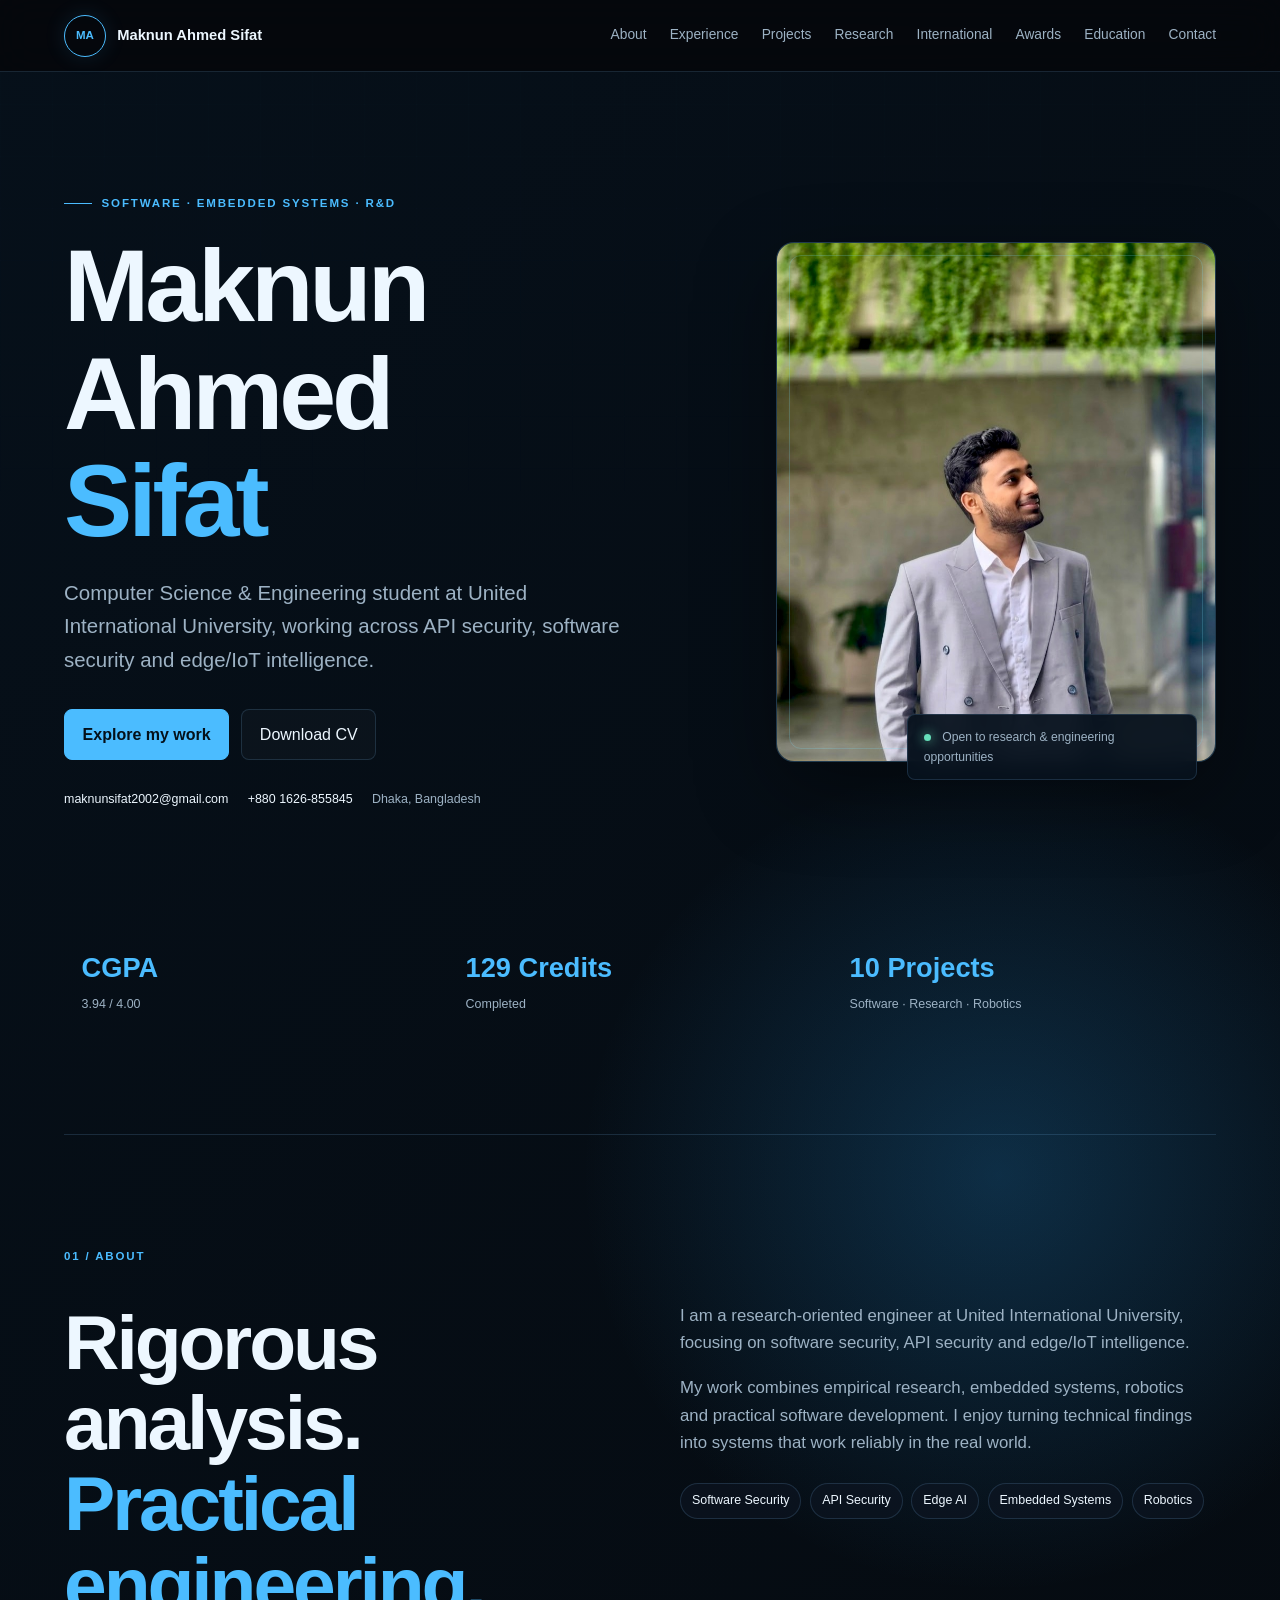
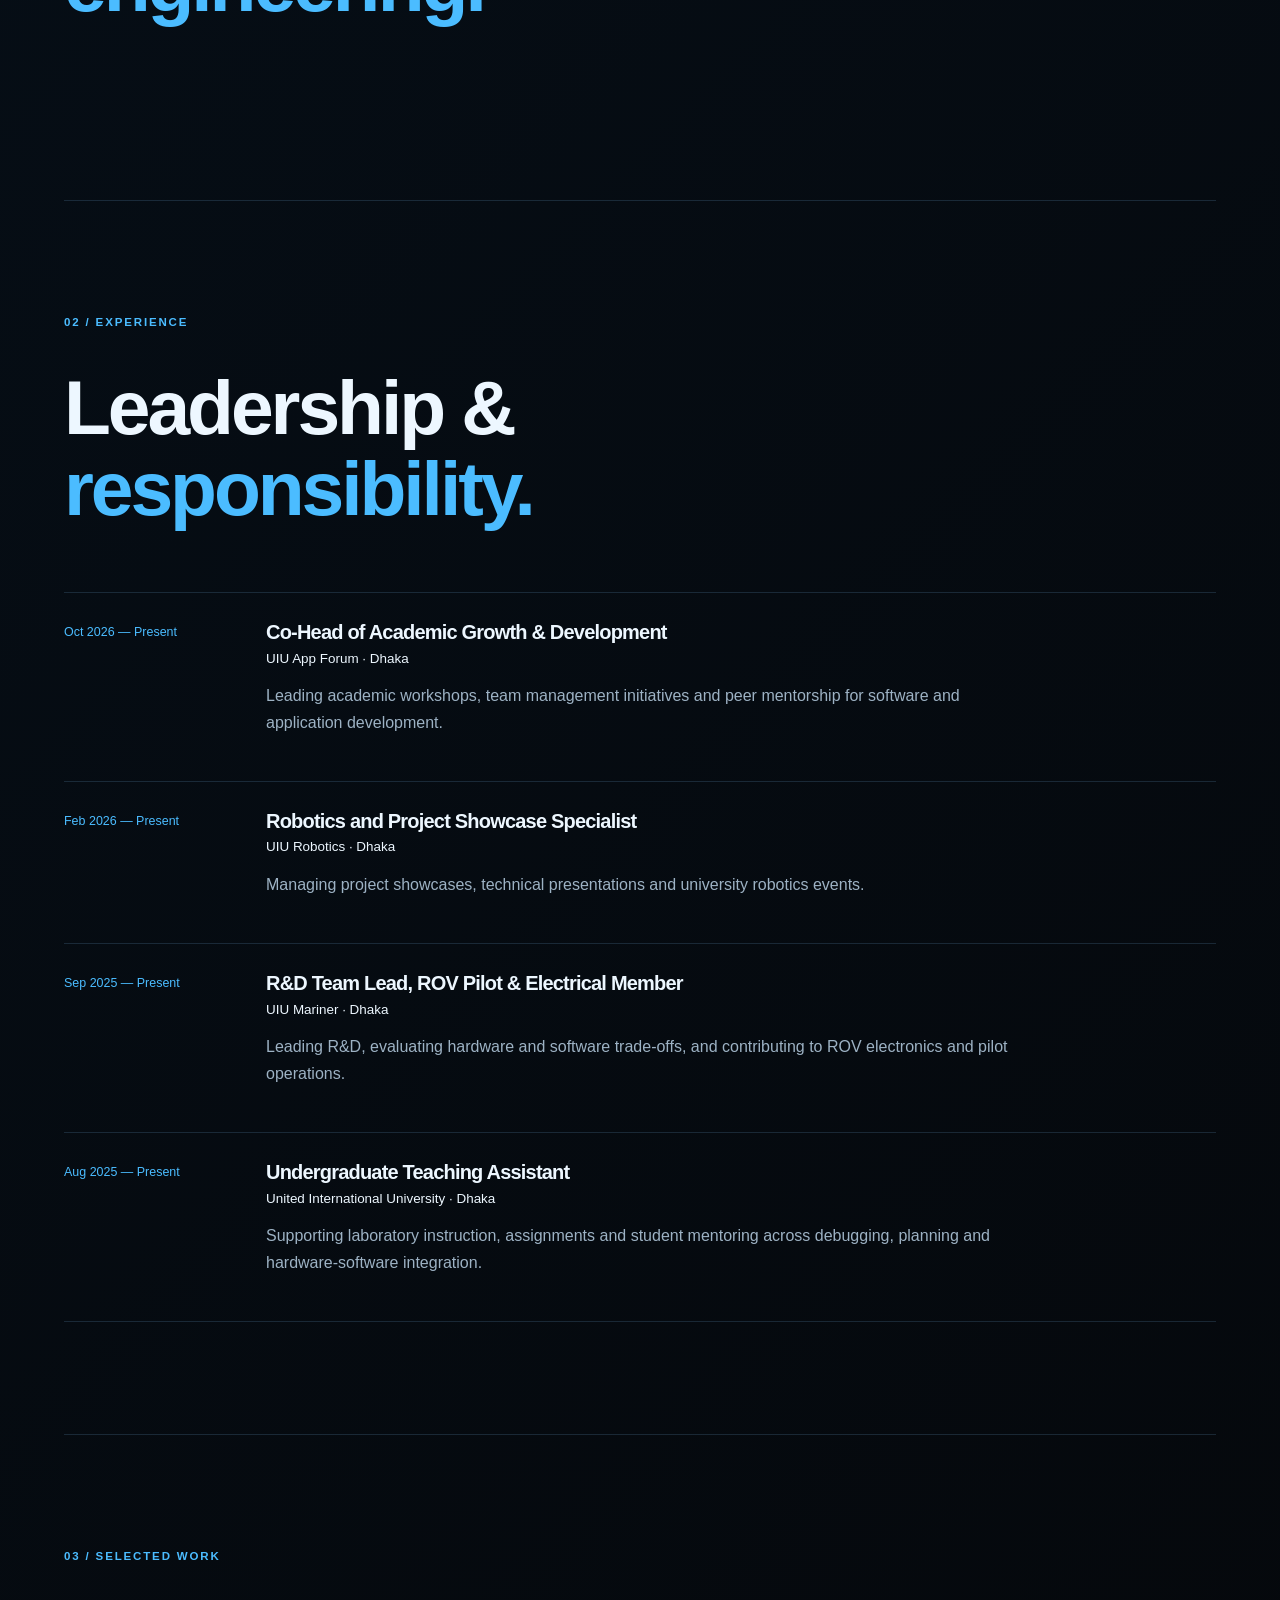
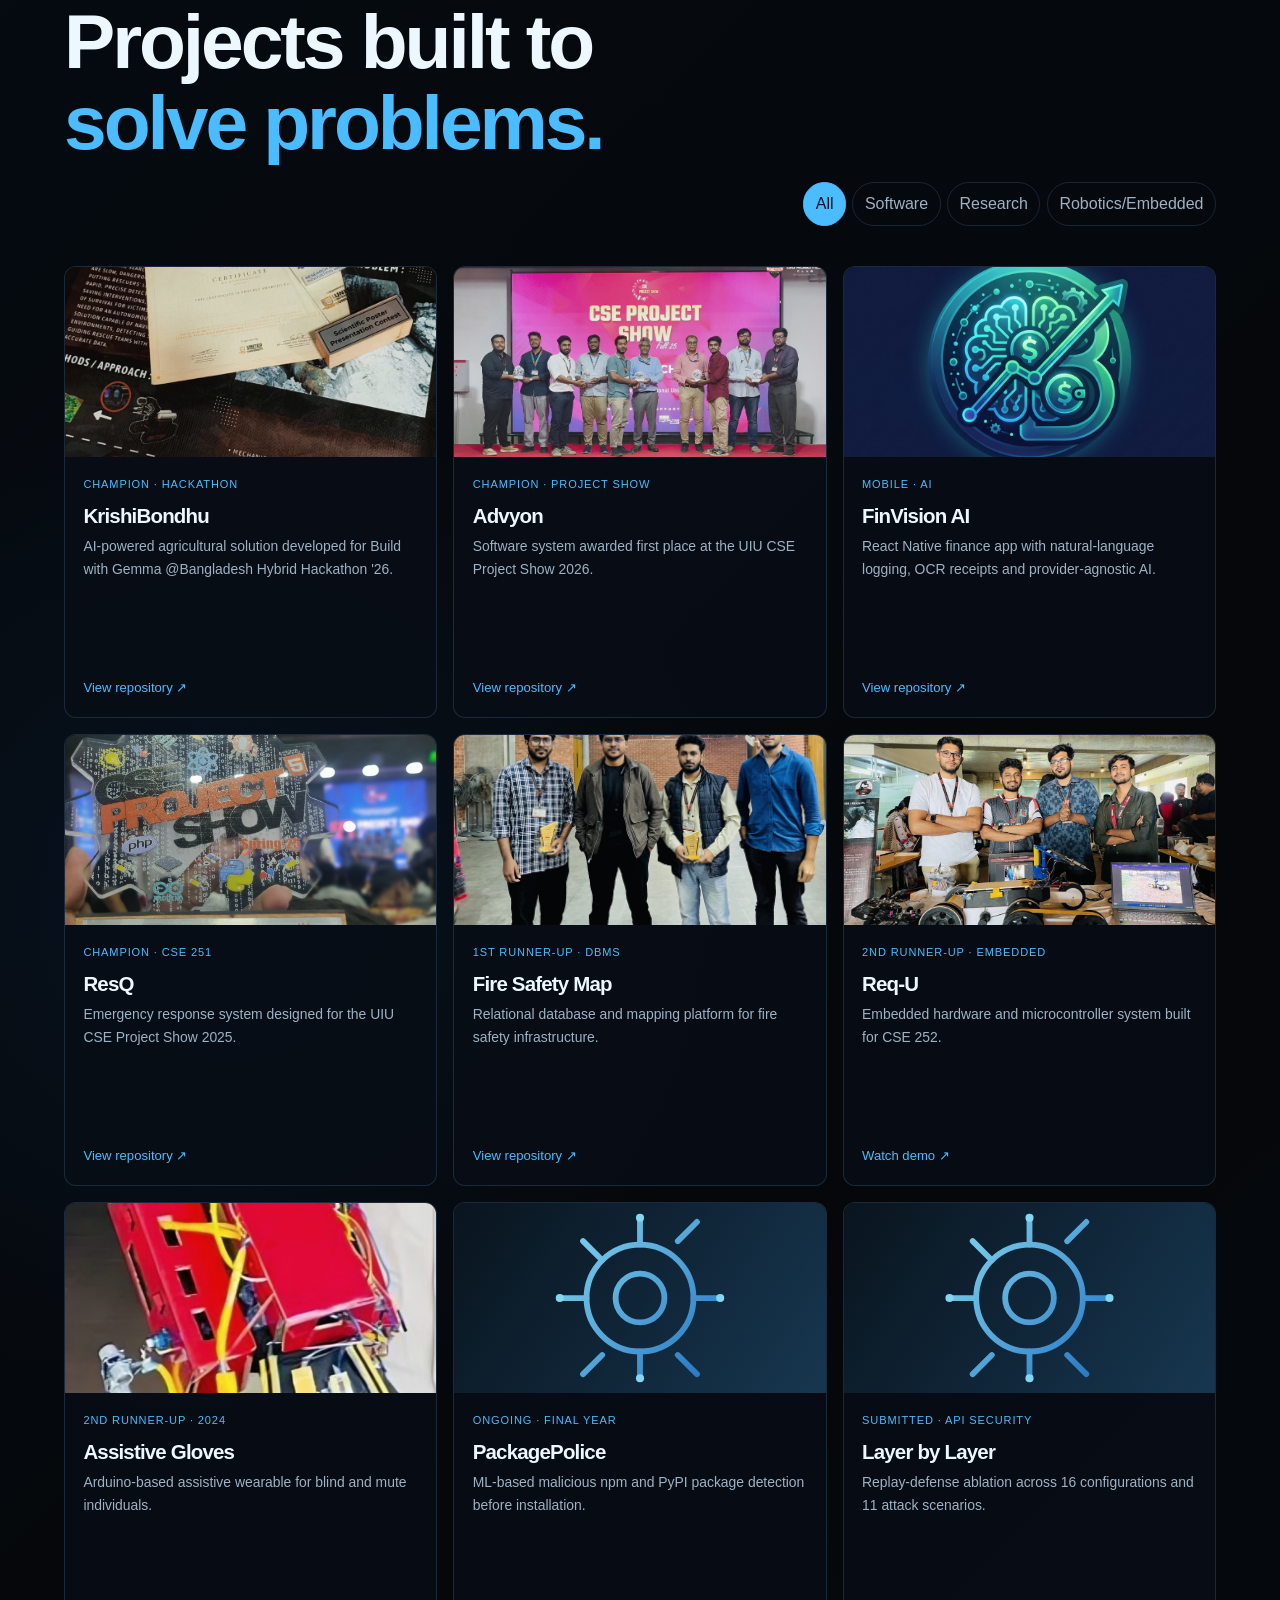
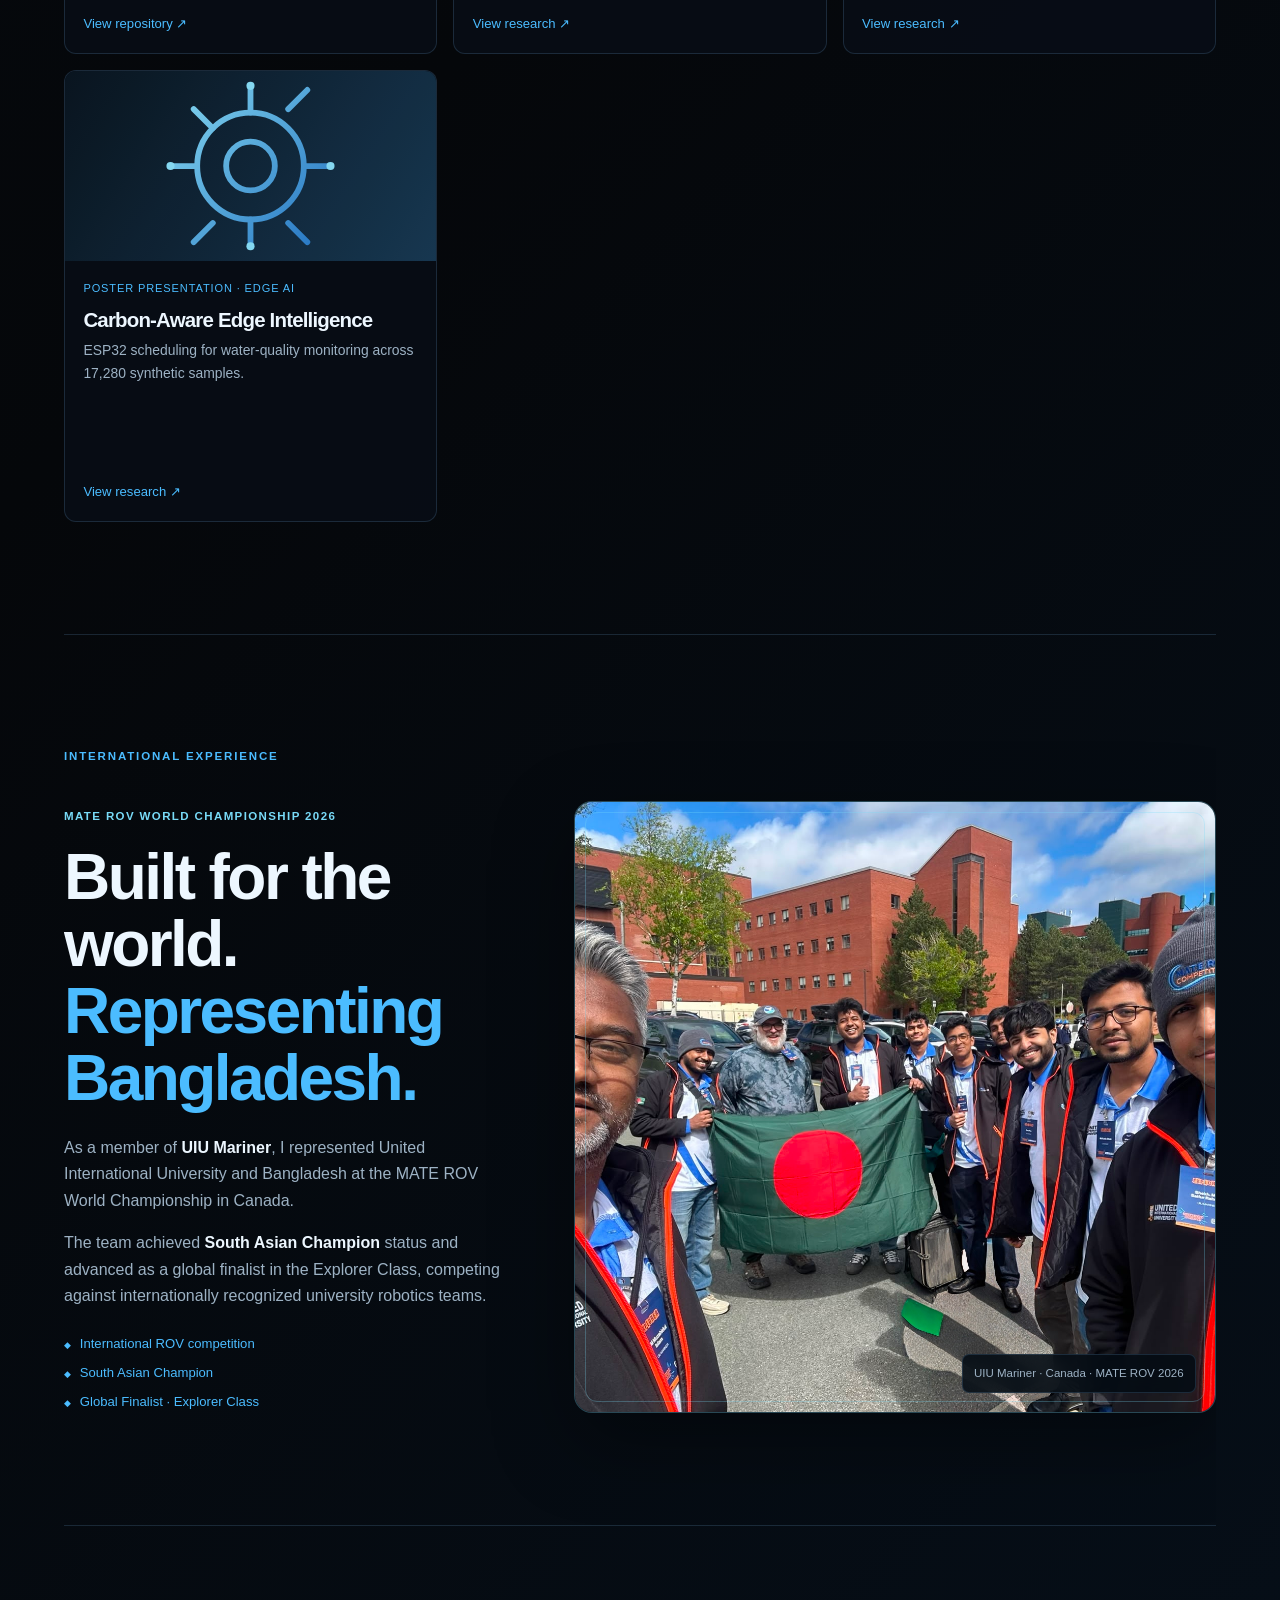
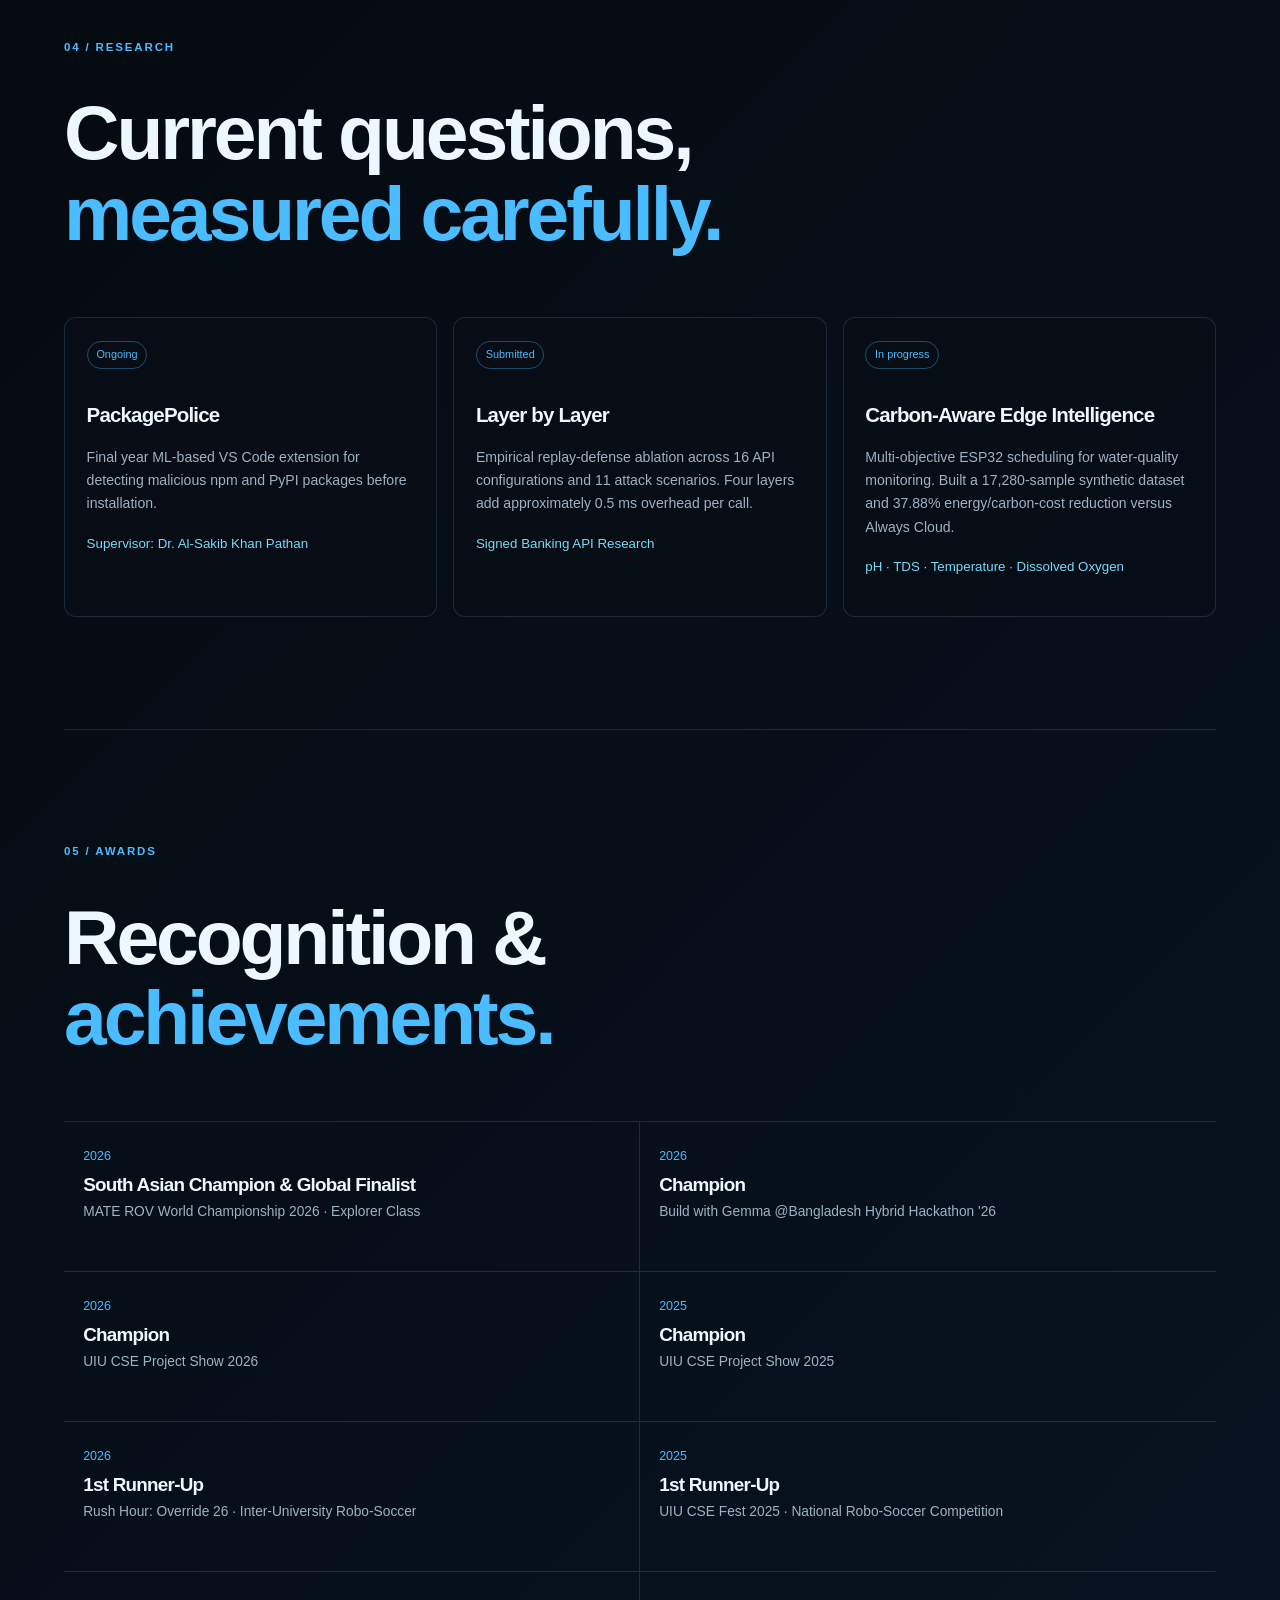
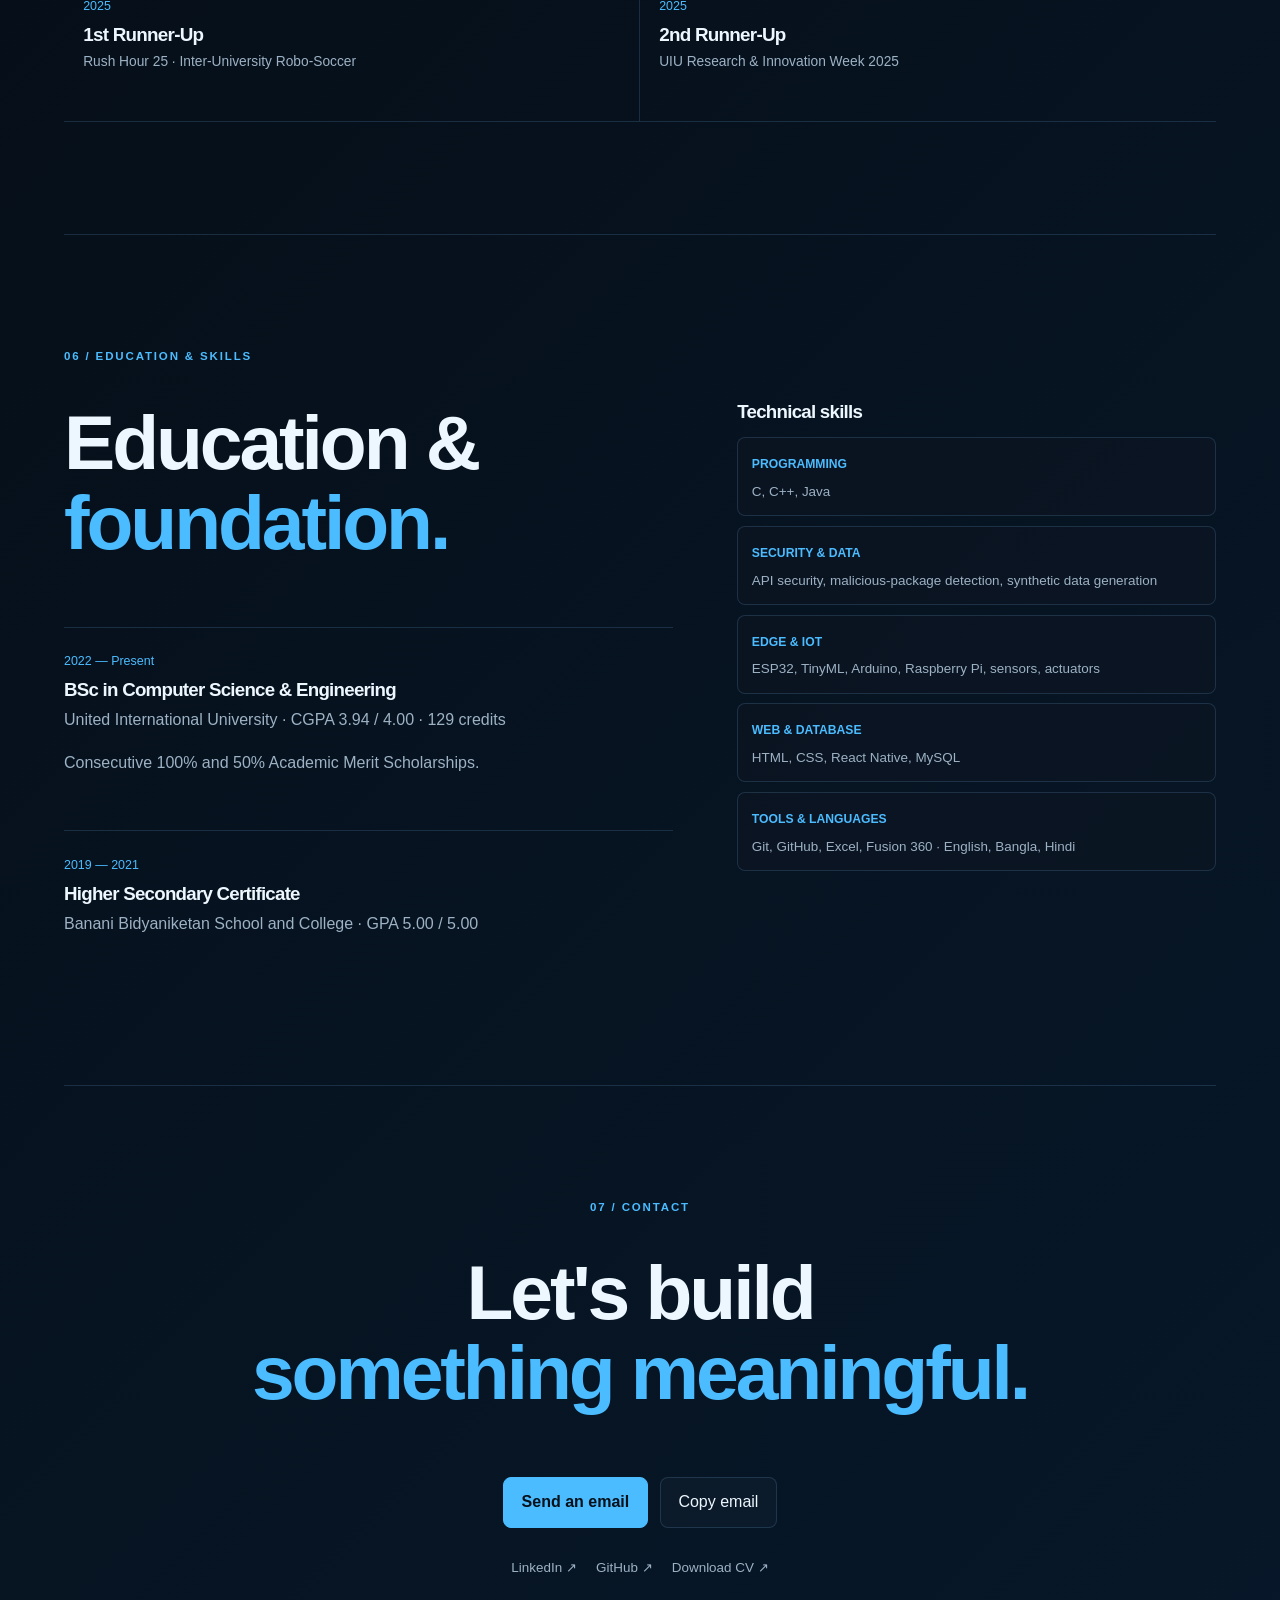
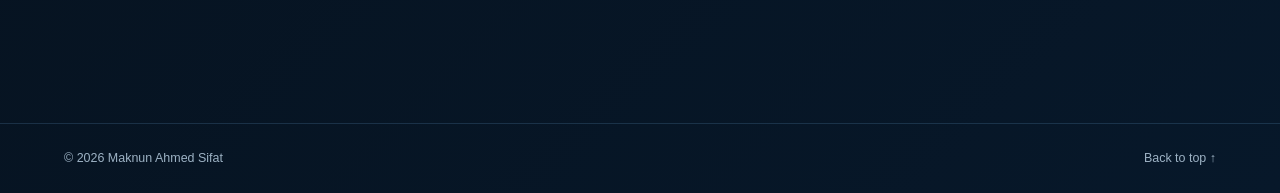
<file: index.html>
<!doctype html>
<html lang="en">
<head>
  <meta charset="utf-8">
  <meta name="viewport" content="width=device-width, initial-scale=1">
  <meta name="description" content="Maknun Ahmed Sifat - Software, Embedded Systems and R&D portfolio">
  <title>Maknun Ahmed Sifat | Portfolio</title>
  <link rel="stylesheet" href="css/style.css?v=2">
</head>
<body>
  <div class="cursor-grid" aria-hidden="true"></div>
  <header class="site-header">
    <a class="brand" href="#top" aria-label="Home">
      <span>MA</span>
      <strong>Maknun Ahmed Sifat</strong>
    </a>
    <button class="menu-button" type="button" aria-label="Toggle navigation" aria-expanded="false">Menu</button>
    <nav class="nav" aria-label="Primary navigation">
      <a href="#about">About</a>
      <a href="#experience">Experience</a>
      <a href="#projects">Projects</a>
      <a href="#research">Research</a>
      <a href="#international">International</a>
      <a href="#awards">Awards</a>
      <a href="#education">Education</a>
      <a href="#contact">Contact</a>
    </nav>
  </header>

  <main id="top">
    <section class="hero" aria-labelledby="hero-title">
      <div class="hero-copy reveal">
        <p class="eyebrow"><span></span> Software · Embedded Systems · R&amp;D</p>
        <h1 id="hero-title">Maknun Ahmed<br><em>Sifat</em></h1>
        <p class="hero-lede">Computer Science &amp; Engineering student at United International University, working across API security, software security and edge/IoT intelligence.</p>
        <div class="hero-actions">
          <a class="button button-primary" href="#projects">Explore my work</a>
          <a class="button button-secondary" href="../../assets/R_D_CV.pdf" download>Download CV</a>
        </div>
        <div class="contact-strip">
          <a href="mailto:maknunsifat2002@gmail.com">maknunsifat2002@gmail.com</a>
          <a href="tel:+8801626855845">+880 1626-855845</a>
          <span>Dhaka, Bangladesh</span>
        </div>
      </div>
      <div class="hero-visual reveal" aria-label="Portrait of Maknun Ahmed Sifat">
        <div class="portrait-frame">
          <img src="../../resources/profile.jpg" alt="Maknun Ahmed Sifat">
        </div>
        <div class="availability"><span></span> Open to research &amp; engineering opportunities</div>
      </div>
    </section>

    <section class="stats reveal" aria-label="Profile summary">
      <article><strong>CGPA</strong><span>3.94 / 4.00</span></article>
      <article><strong>129 Credits</strong><span>Completed</span></article>
      <article><strong>10 Projects</strong><span>Software · Research · Robotics</span></article>
    </section>

    <section id="about" class="section reveal">
      <p class="section-label">01 / About</p>
      <div class="about-grid">
        <h2>Rigorous analysis.<br><em>Practical engineering.</em></h2>
        <div class="about-copy">
          <p>I am a research-oriented engineer at United International University, focusing on software security, API security and edge/IoT intelligence.</p>
          <p>My work combines empirical research, embedded systems, robotics and practical software development. I enjoy turning technical findings into systems that work reliably in the real world.</p>
          <div class="chips">
            <span>Software Security</span><span>API Security</span><span>Edge AI</span><span>Embedded Systems</span><span>Robotics</span>
          </div>
        </div>
      </div>
    </section>

    <section id="experience" class="section reveal">
      <p class="section-label">02 / Experience</p>
      <h2>Leadership &amp;<br><em>responsibility.</em></h2>
      <div class="timeline">
        <article>
          <span class="date">Oct 2026 — Present</span>
          <div><h3>Co-Head of Academic Growth &amp; Development</h3><p class="org">UIU App Forum · Dhaka</p><p>Leading academic workshops, team management initiatives and peer mentorship for software and application development.</p></div>
        </article>
        <article>
          <span class="date">Feb 2026 — Present</span>
          <div><h3>Robotics and Project Showcase Specialist</h3><p class="org">UIU Robotics · Dhaka</p><p>Managing project showcases, technical presentations and university robotics events.</p></div>
        </article>
        <article>
          <span class="date">Sep 2025 — Present</span>
          <div><h3>R&amp;D Team Lead, ROV Pilot &amp; Electrical Member</h3><p class="org">UIU Mariner · Dhaka</p><p>Leading R&amp;D, evaluating hardware and software trade-offs, and contributing to ROV electronics and pilot operations.</p></div>
        </article>
        <article>
          <span class="date">Aug 2025 — Present</span>
          <div><h3>Undergraduate Teaching Assistant</h3><p class="org">United International University · Dhaka</p><p>Supporting laboratory instruction, assignments and student mentoring across debugging, planning and hardware-software integration.</p></div>
        </article>
      </div>
    </section>

    <section id="projects" class="section reveal">
      <p class="section-label">03 / Selected work</p>
      <div class="section-heading-row">
        <h2>Projects built to<br><em>solve problems.</em></h2>
        <div class="filters" aria-label="Project filters">
          <button class="filter active" data-filter="all" type="button">All</button>
          <button class="filter" data-filter="software" type="button">Software</button>
          <button class="filter" data-filter="research" type="button">Research</button>
          <button class="filter" data-filter="robotics" type="button">Robotics/Embedded</button>
        </div>
      </div>
      <div class="project-grid">
        <article class="project-card" data-category="software">
          <img src="../../resources/poster.jpg" alt="KrishiBondhu" loading="lazy">
          <div class="project-body"><span class="project-tag">Champion · Hackathon</span><h3>KrishiBondhu</h3><p>AI-powered agricultural solution developed for Build with Gemma @Bangladesh Hybrid Hackathon '26.</p><a href="https://github.com/SiFAT-07/GemmaAI-Comp" target="_blank" rel="noopener noreferrer">View repository ↗</a></div>
        </article>
        <article class="project-card" data-category="software">
          <img src="../../resources/advyon.jpg" alt="Advyon" loading="lazy">
          <div class="project-body"><span class="project-tag">Champion · Project Show</span><h3>Advyon</h3><p>Software system awarded first place at the UIU CSE Project Show 2026.</p><a href="https://github.com/SiFAT-07/advyon-client" target="_blank" rel="noopener noreferrer">View repository ↗</a></div>
        </article>
        <article class="project-card" data-category="software">
          <img src="../../resources/FinvisionAi.jpg" alt="FinVision AI" loading="lazy">
          <div class="project-body"><span class="project-tag">Mobile · AI</span><h3>FinVision AI</h3><p>React Native finance app with natural-language logging, OCR receipts and provider-agnostic AI.</p><a href="https://github.com/Team-Anton/Finvision-3.0" target="_blank" rel="noopener noreferrer">View repository ↗</a></div>
        </article>
        <article class="project-card" data-category="software">
          <img src="../../resources/resq.jpg" alt="ResQ" loading="lazy">
          <div class="project-body"><span class="project-tag">Champion · CSE 251</span><h3>ResQ</h3><p>Emergency response system designed for the UIU CSE Project Show 2025.</p><a href="https://github.com/SiFAT-07/ResQ" target="_blank" rel="noopener noreferrer">View repository ↗</a></div>
        </article>
        <article class="project-card" data-category="software">
          <img src="../../resources/dbms.jpg" alt="Fire Safety Map" loading="lazy">
          <div class="project-body"><span class="project-tag">1st Runner-Up · DBMS</span><h3>Fire Safety Map</h3><p>Relational database and mapping platform for fire safety infrastructure.</p><a href="https://github.com/SiFAT-07/Fire_Project" target="_blank" rel="noopener noreferrer">View repository ↗</a></div>
        </article>
        <article class="project-card" data-category="robotics">
          <img src="../../resources/micro.jpg" alt="Req-U" loading="lazy">
          <div class="project-body"><span class="project-tag">2nd Runner-Up · Embedded</span><h3>Req-U</h3><p>Embedded hardware and microcontroller system built for CSE 252.</p><a href="https://youtu.be/ALNjF5psijo" target="_blank" rel="noopener noreferrer">Watch demo ↗</a></div>
        </article>
        <article class="project-card" data-category="robotics">
          <img src="../../resources/Electronics.jpg" alt="Assistive Gloves" loading="lazy">
          <div class="project-body"><span class="project-tag">2nd Runner-Up · 2024</span><h3>Assistive Gloves</h3><p>Arduino-based assistive wearable for blind and mute individuals.</p><a href="https://github.com/SiFAT-07/Assistive-Gloves-For-Blind-And-Mute-Arduino-Project-" target="_blank" rel="noopener noreferrer">View repository ↗</a></div>
        </article>
        <article class="project-card" data-category="research">
          <img src="../../assets/images/research-placeholder.svg" alt="PackagePolice research" loading="lazy">
          <div class="project-body"><span class="project-tag">Ongoing · Final Year</span><h3>PackagePolice</h3><p>ML-based malicious npm and PyPI package detection before installation.</p><a href="#research">View research ↗</a></div>
        </article>
        <article class="project-card" data-category="research">
          <img src="../../assets/images/research-placeholder.svg" alt="Layer by Layer research" loading="lazy">
          <div class="project-body"><span class="project-tag">Submitted · API Security</span><h3>Layer by Layer</h3><p>Replay-defense ablation across 16 configurations and 11 attack scenarios.</p><a href="#research">View research ↗</a></div>
        </article>
        <article class="project-card" data-category="research">
          <img src="../../assets/images/research-placeholder.svg" alt="Carbon-Aware Edge Intelligence research" loading="lazy">
          <div class="project-body"><span class="project-tag">Poster presentation · Edge AI</span><h3>Carbon-Aware Edge Intelligence</h3><p>ESP32 scheduling for water-quality monitoring across 17,280 synthetic samples.</p><a href="#research">View research ↗</a></div>
        </article>
      </div>
    </section>

    <section id="international" class="section international-feature reveal">
      <p class="section-label">International experience</p>
      <div class="international-grid">
        <div class="international-copy">
          <span class="international-kicker">MATE ROV World Championship 2026</span>
          <h2>Built for the world.<br><em>Representing Bangladesh.</em></h2>
          <p>As a member of <strong>UIU Mariner</strong>, I represented United International University and Bangladesh at the MATE ROV World Championship in Canada.</p>
          <p>The team achieved <strong>South Asian Champion</strong> status and advanced as a global finalist in the Explorer Class, competing against internationally recognized university robotics teams.</p>
          <ul>
            <li>International ROV competition</li>
            <li>South Asian Champion</li>
            <li>Global Finalist · Explorer Class</li>
          </ul>
        </div>
        <figure class="international-frame">
          <img src="../../resources/Canada.jpg" alt="UIU Mariner team representing Bangladesh at MATE ROV World Championship 2026 in Canada" loading="lazy">
          <figcaption>UIU Mariner · Canada · MATE ROV 2026</figcaption>
        </figure>
      </div>
    </section>

    <section id="research" class="section reveal">
      <p class="section-label">04 / Research</p>
      <h2>Current questions,<br><em>measured carefully.</em></h2>
      <div class="research-grid">
        <article><span class="status">Ongoing</span><h3>PackagePolice</h3><p>Final year ML-based VS Code extension for detecting malicious npm and PyPI packages before installation.</p><small>Supervisor: Dr. Al-Sakib Khan Pathan</small></article>
        <article><span class="status">Submitted</span><h3>Layer by Layer</h3><p>Empirical replay-defense ablation across 16 API configurations and 11 attack scenarios. Four layers add approximately 0.5 ms overhead per call.</p><small>Signed Banking API Research</small></article>
        <article><span class="status">In progress</span><h3>Carbon-Aware Edge Intelligence</h3><p>Multi-objective ESP32 scheduling for water-quality monitoring. Built a 17,280-sample synthetic dataset and 37.88% energy/carbon-cost reduction versus Always Cloud.</p><small>pH · TDS · Temperature · Dissolved Oxygen</small></article>
      </div>
    </section>

    <section id="awards" class="section reveal">
      <p class="section-label">05 / Awards</p>
      <h2>Recognition &amp;<br><em>achievements.</em></h2>
      <div class="awards-grid">
        <article><span>2026</span><h3>South Asian Champion &amp; Global Finalist</h3><p>MATE ROV World Championship 2026 · Explorer Class</p></article>
        <article><span>2026</span><h3>Champion</h3><p>Build with Gemma @Bangladesh Hybrid Hackathon '26</p></article>
        <article><span>2026</span><h3>Champion</h3><p>UIU CSE Project Show 2026</p></article>
        <article><span>2025</span><h3>Champion</h3><p>UIU CSE Project Show 2025</p></article>
        <article><span>2026</span><h3>1st Runner-Up</h3><p>Rush Hour: Override 26 · Inter-University Robo-Soccer</p></article>
        <article><span>2025</span><h3>1st Runner-Up</h3><p>UIU CSE Fest 2025 · National Robo-Soccer Competition</p></article>
        <article><span>2025</span><h3>1st Runner-Up</h3><p>Rush Hour 25 · Inter-University Robo-Soccer</p></article>
        <article><span>2025</span><h3>2nd Runner-Up</h3><p>UIU Research &amp; Innovation Week 2025</p></article>
      </div>
    </section>

    <section id="education" class="section reveal">
      <p class="section-label">06 / Education &amp; skills</p>
      <div class="education-grid">
        <div>
          <h2>Education &amp;<br><em>foundation.</em></h2>
          <article class="education-card"><span>2022 — Present</span><h3>BSc in Computer Science &amp; Engineering</h3><p>United International University · CGPA 3.94 / 4.00 · 129 credits</p><p>Consecutive 100% and 50% Academic Merit Scholarships.</p></article>
          <article class="education-card"><span>2019 — 2021</span><h3>Higher Secondary Certificate</h3><p>Banani Bidyaniketan School and College · GPA 5.00 / 5.00</p></article>
        </div>
        <div class="skills">
          <h3>Technical skills</h3>
          <div class="skill-group"><span>Programming</span><p>C, C++, Java</p></div>
          <div class="skill-group"><span>Security &amp; Data</span><p>API security, malicious-package detection, synthetic data generation</p></div>
          <div class="skill-group"><span>Edge &amp; IoT</span><p>ESP32, TinyML, Arduino, Raspberry Pi, sensors, actuators</p></div>
          <div class="skill-group"><span>Web &amp; Database</span><p>HTML, CSS, React Native, MySQL</p></div>
          <div class="skill-group"><span>Tools &amp; Languages</span><p>Git, GitHub, Excel, Fusion 360 · English, Bangla, Hindi</p></div>
        </div>
      </div>
    </section>

    <section id="contact" class="section contact reveal">
      <p class="section-label">07 / Contact</p>
      <h2>Let&apos;s build<br><em>something meaningful.</em></h2>
      <div class="contact-actions">
        <a class="button button-primary" href="mailto:maknunsifat2002@gmail.com">Send an email</a>
        <button class="button button-secondary copy-button" type="button" data-email="maknunsifat2002@gmail.com">Copy email</button>
      </div>
      <div class="social-links">
        <a href="https://www.linkedin.com/in/maknun-ahmed-sifat" target="_blank" rel="noopener noreferrer">LinkedIn ↗</a>
        <a href="https://github.com/SiFAT-07" target="_blank" rel="noopener noreferrer">GitHub ↗</a>
        <a href="../../assets/R_D_CV.pdf" download>Download CV ↗</a>
      </div>
      <p class="copy-status" aria-live="polite"></p>
    </section>
  </main>

  <footer>
    <span>© <span id="year"></span> Maknun Ahmed Sifat</span>
    <a href="#top">Back to top ↑</a>
  </footer>
  <script src="js/variant.js"></script>
</body>
</html>
</file>
<file: css/style.css>
:root {
  --bg: #05070a;
  --surface: #0a0f16;
  --surface-2: #0d1622;
  --line: rgba(132, 198, 255, .16);
  --text: #edf7ff;
  --muted: #9db2c4;
  --blue: #4bbcff;
  --blue-2: #1875d1;
  --cyan: #78daf7;
  --max: 1180px;
}

* { box-sizing: border-box; }
html { scroll-behavior: smooth; }
body {
  margin: 0;
  overflow-x: hidden;
  color: var(--text);
  background:
    radial-gradient(circle at 78% 12%, rgba(40, 153, 229, .24), transparent 26rem),
    radial-gradient(circle at 18% 42%, rgba(20, 91, 160, .12), transparent 32rem),
    linear-gradient(135deg, #06101a 0%, #05070a 48%, #07182a 100%);
  font-family: Inter, "Segoe UI", Arial, sans-serif;
  line-height: 1.65;
}
body::before {
  content: "";
  position: fixed;
  inset: 0;
  z-index: -1;
  opacity: .22;
  background-image:
    linear-gradient(rgba(121, 189, 255, .06) 1px, transparent 1px),
    linear-gradient(90deg, rgba(121, 189, 255, .06) 1px, transparent 1px);
  background-size: 52px 52px;
  mask-image: linear-gradient(to bottom, #000, transparent 78%);
}

.cursor-grid {
  position: fixed;
  inset: 0;
  z-index: 0;
  pointer-events: none;
  overflow: hidden;
}
.cursor-tile {
  position: absolute;
  width: 8px;
  height: 8px;
  border: 1px solid rgba(120, 218, 247, .28);
  background: rgba(75, 188, 255, .06);
  box-shadow: 0 0 12px rgba(75, 188, 255, .14);
  opacity: 0;
  animation: cursor-tile-fade .9s ease-out forwards;
}
@keyframes cursor-tile-fade {
  0% { opacity: 0; transform: scale(.6) translate(0, 4px); }
  20% { opacity: .9; }
  100% { opacity: 0; transform: scale(1.15) translate(var(--float-x), var(--float-y)); }
}
a { color: inherit; }
button, a { font: inherit; }
img { display: block; max-width: 100%; }
h1, h2, h3, p { margin-top: 0; }
h1, h2, h3 { line-height: 1.05; letter-spacing: -.04em; }
h2 { font-size: clamp(2.5rem, 6vw, 5.5rem); }
h2 em, h1 em { color: var(--blue); font-style: normal; }

.site-header {
  position: sticky;
  top: 0;
  z-index: 20;
  display: flex;
  align-items: center;
  min-height: 72px;
  padding: .8rem max(5vw, 1.25rem);
  border-bottom: 1px solid var(--line);
  background: rgba(5, 7, 10, .82);
  backdrop-filter: blur(18px);
}
.brand { display: flex; align-items: center; gap: .7rem; margin-right: auto; text-decoration: none; }
.brand span {
  display: grid;
  width: 42px;
  height: 42px;
  place-items: center;
  border: 1px solid var(--blue);
  border-radius: 50%;
  color: var(--blue);
  font-size: .72rem;
  font-weight: 800;
  box-shadow: 0 0 22px rgba(75, 188, 255, .12);
}
.brand strong { font-size: .92rem; }
.nav { display: flex; gap: 1.45rem; }
.nav a { color: var(--muted); font-size: .86rem; text-decoration: none; }
.nav a:hover, .nav a.active { color: var(--blue); }
.menu-button { display: none; color: var(--text); background: none; border: 0; }

main { width: min(var(--max), 90vw); margin: auto; }
.hero {
  min-height: calc(100vh - 72px);
  display: grid;
  grid-template-columns: 1.08fr .92fr;
  align-items: center;
  gap: clamp(2rem, 7vw, 6rem);
  padding: 5.5rem 0 3.5rem;
}
.eyebrow, .section-label {
  color: var(--blue);
  font-size: .72rem;
  font-weight: 700;
  letter-spacing: .16em;
  text-transform: uppercase;
}
.eyebrow { display: flex; align-items: center; gap: .6rem; }
.eyebrow span { width: 28px; height: 1px; background: var(--blue); }
.hero h1 { margin: 1.2rem 0 1.3rem; font-size: clamp(3.8rem, 8vw, 7.5rem); overflow-wrap: break-word; }
.hero-lede { max-width: 610px; color: var(--muted); font-size: clamp(1.05rem, 1.8vw, 1.28rem); }
.hero-actions, .contact-actions { display: flex; flex-wrap: wrap; gap: .75rem; margin-top: 2rem; }
.button {
  display: inline-flex;
  align-items: center;
  justify-content: center;
  min-height: 46px;
  padding: .72rem 1.1rem;
  border: 1px solid var(--line);
  border-radius: 8px;
  text-decoration: none;
  cursor: pointer;
}
.button-primary { border-color: var(--blue); background: var(--blue); color: #04101a; font-weight: 800; }
.button-secondary { background: rgba(255, 255, 255, .025); color: var(--text); }
.button:hover { transform: translateY(-2px); }
.contact-strip { display: flex; flex-wrap: wrap; gap: .7rem 1.2rem; margin-top: 1.8rem; color: var(--muted); font-size: .78rem; }
.contact-strip a { color: var(--text); text-decoration: none; }

.hero-visual { position: relative; }
.portrait-frame {
  position: relative;
  width: min(440px, 100%);
  height: 520px;
  margin-left: auto;
  overflow: hidden;
  border: 1px solid rgba(103, 196, 255, .24);
  border-radius: 18px;
  background: var(--surface);
  box-shadow: 0 28px 80px rgba(0, 0, 0, .38), inset 0 0 0 10px rgba(9, 37, 58, .22);
}
.portrait-frame::after {
  content: "";
  position: absolute;
  inset: 12px;
  border: 1px solid rgba(120, 218, 247, .22);
  border-radius: 12px;
  pointer-events: none;
}
.portrait-frame img { width: 100%; height: 100%; object-fit: cover; object-position: 50% 38%; }
.availability {
  position: absolute;
  right: 1.2rem;
  bottom: -1.1rem;
  max-width: 290px;
  padding: .75rem 1rem;
  border: 1px solid var(--line);
  border-radius: 8px;
  background: rgba(7, 18, 29, .94);
  color: var(--muted);
  font-size: .76rem;
  backdrop-filter: blur(12px);
}
.availability span { display: inline-block; width: 7px; height: 7px; margin-right: .5rem; border-radius: 50%; background: #66dfba; box-shadow: 0 0 12px #66dfba; }

.stats {
  display: grid;
  grid-template-columns: repeat(3, 1fr);
  margin: 1.5rem 0 6rem;
  border: 0;
}
.stats article { padding: 1.35rem 1.1rem; border-right: 0; }
.stats article:last-child { border-right: 0; }
.stats strong { display: block; color: var(--blue); font-size: 1.7rem; }
.stats span { color: var(--muted); font-size: .78rem; }

.section { padding: 7rem 0; border-top: 1px solid var(--line); }
.section-label { margin-bottom: 2.2rem; }
.about-grid { display: grid; grid-template-columns: 1fr 1fr; gap: 5rem; }
.about-copy { color: var(--muted); font-size: 1.05rem; }
.chips { display: flex; flex-wrap: wrap; gap: .55rem; margin-top: 1.6rem; }
.chips span, .skill-group { border: 1px solid var(--line); background: rgba(13, 22, 34, .62); }
.chips span { border-radius: 99px; padding: .42rem .68rem; color: var(--text); font-size: .78rem; }

.timeline { border-top: 1px solid var(--line); }
.timeline article { display: grid; grid-template-columns: 170px 1fr; gap: 2rem; padding: 1.8rem 0; border-bottom: 1px solid var(--line); }
.date { color: var(--blue); font-size: .78rem; }
.timeline h3 { margin-bottom: .3rem; font-size: 1.25rem; }
.timeline p { max-width: 760px; color: var(--muted); }
.timeline .org { color: var(--text); font-size: .84rem; }

.section-heading-row { display: flex; align-items: end; justify-content: space-between; gap: 2rem; margin-bottom: 2.5rem; }
.filters { display: flex; flex-wrap: wrap; gap: .4rem; }
.filter { padding: .48rem .72rem; color: var(--muted); border: 1px solid var(--line); border-radius: 99px; background: none; cursor: pointer; }
.filter.active, .filter:hover { color: #04101a; border-color: var(--blue); background: var(--blue); }
.project-grid { display: grid; grid-template-columns: repeat(3, 1fr); gap: 1rem; }
.project-card { overflow: hidden; border: 1px solid var(--line); border-radius: 12px; background: rgba(8, 14, 22, .92); transition: transform .22s, border-color .22s; }
.project-card:hover { transform: translateY(-5px); border-color: rgba(75, 188, 255, .48); }
.project-card.hidden { display: none; }
.project-card img { width: 100%; height: 190px; object-fit: cover; filter: saturate(.85); }
.project-body { min-height: 260px; display: flex; flex-direction: column; padding: 1.15rem; }
.project-tag { color: var(--blue); font-size: .69rem; text-transform: uppercase; letter-spacing: .08em; }
.project-body h3 { margin: .7rem 0 .55rem; font-size: 1.28rem; }
.project-body p { color: var(--muted); font-size: .87rem; }
.project-body a { margin-top: auto; color: var(--blue); font-size: .82rem; text-decoration: none; }

.research-grid { display: grid; grid-template-columns: repeat(3, 1fr); gap: 1rem; }
.research-grid article { min-height: 300px; padding: 1.35rem; border: 1px solid var(--line); border-radius: 12px; background: rgba(8, 14, 22, .92); }
.research-grid .status { display: inline-block; margin-bottom: 2.2rem; padding: .25rem .55rem; border: 1px solid rgba(75, 188, 255, .36); border-radius: 99px; color: var(--blue); font-size: .68rem; }
.research-grid h3 { font-size: 1.28rem; }
.research-grid p { color: var(--muted); font-size: .88rem; }
.research-grid small { color: var(--cyan); }

.awards-grid { display: grid; grid-template-columns: repeat(2, 1fr); border-top: 1px solid var(--line); }
.awards-grid article { min-height: 150px; padding: 1.2rem; border-right: 1px solid var(--line); border-bottom: 1px solid var(--line); }
.awards-grid article:nth-child(2n) { border-right: 0; }
.awards-grid article span { color: var(--blue); font-size: .78rem; }
.awards-grid article h3 { margin: .45rem 0 .35rem; font-size: 1.18rem; }
.awards-grid article p { color: var(--muted); font-size: .86rem; }

.international-feature { overflow: hidden; }
.international-grid { display: grid; grid-template-columns: .82fr 1.18fr; align-items: center; gap: clamp(2rem, 5vw, 5rem); }
.international-kicker { color: var(--cyan); font-size: .72rem; font-weight: 800; letter-spacing: .12em; text-transform: uppercase; }
.international-copy h2 { margin: 1rem 0 1.4rem; font-size: clamp(2.4rem, 5vw, 4.8rem); }
.international-copy p { max-width: 620px; color: var(--muted); }
.international-copy strong { color: var(--text); }
.international-copy ul { display: grid; gap: .45rem; margin: 1.5rem 0 0; padding: 0; list-style: none; }
.international-copy li { color: var(--blue); font-size: .82rem; }
.international-copy li::before { content: "◆"; margin-right: .55rem; font-size: .55rem; }
.international-frame { position: relative; margin: 0; overflow: hidden; border: 1px solid rgba(120, 218, 247, .28); border-radius: 18px; background: var(--surface); box-shadow: 0 28px 80px rgba(0, 0, 0, .38), inset 0 0 0 10px rgba(9, 37, 58, .22); }
.international-frame::after { content: ""; position: absolute; inset: 10px; border: 1px solid rgba(120, 218, 247, .28); border-radius: 12px; pointer-events: none; }
.international-frame img { width: 100%; height: clamp(380px, 48vw, 610px); object-fit: cover; }
.international-frame figcaption { position: absolute; right: 1.2rem; bottom: 1.2rem; z-index: 2; padding: .55rem .7rem; border: 1px solid var(--line); border-radius: 7px; background: rgba(4, 12, 20, .88); color: var(--muted); font-size: .72rem; backdrop-filter: blur(10px); }

.education-grid { display: grid; grid-template-columns: 1.12fr .88fr; gap: 4rem; }
.education-card { margin-top: 1.2rem; padding: 1.2rem 0; border-top: 1px solid var(--line); }
.education-card span { color: var(--blue); font-size: .78rem; }
.education-card h3 { margin: .45rem 0; }
.education-card p { color: var(--muted); }
.skills h3 { margin-bottom: 1rem; }
.skill-group { margin-bottom: .6rem; padding: .75rem .85rem; border-radius: 8px; }
.skill-group span { color: var(--blue); font-size: .76rem; font-weight: 700; text-transform: uppercase; }
.skill-group p { margin: .28rem 0 0; color: var(--muted); font-size: .84rem; }

.contact { text-align: center; }
.contact h2 { margin-inline: auto; }
.contact-actions { justify-content: center; }
.social-links { display: flex; justify-content: center; flex-wrap: wrap; gap: 1.2rem; margin-top: 1.8rem; }
.social-links a { color: var(--muted); font-size: .84rem; text-decoration: none; }
.social-links a:hover { color: var(--blue); }
.copy-status { min-height: 1.5em; color: var(--blue); font-size: .8rem; }

footer { display: flex; justify-content: space-between; padding: 1.5rem max(5vw, 1.25rem); border-top: 1px solid var(--line); color: var(--muted); font-size: .78rem; }
footer a { text-decoration: none; }
.reveal { opacity: 0; transform: translateY(20px); transition: opacity .65s ease, transform .65s ease; }
.reveal.visible { opacity: 1; transform: none; }

@media (max-width: 900px) {
  .hero { width: 100%; min-width: 0; grid-template-columns: minmax(0, 1fr); }
  .hero > * { min-width: 0; }
  .nav { position: absolute; top: 100%; left: 0; right: 0; display: none; flex-direction: column; gap: 0; padding: .7rem 5vw 1rem; border-bottom: 1px solid var(--line); background: var(--bg); }
  .nav.open { display: flex; }
  .nav a { padding: .65rem 0; }
  .menu-button { display: block; }
  .hero { grid-template-columns: 1fr; padding-top: 4rem; }
  .hero-visual { max-width: 520px; width: 100%; margin-inline: auto; }
  .portrait-frame { height: 460px; }
  .about-grid, .education-grid { grid-template-columns: 1fr; gap: 2rem; }
  .project-grid { grid-template-columns: repeat(2, 1fr); }
  .research-grid { grid-template-columns: 1fr; }
  .research-grid article { min-height: 240px; }
  .international-grid { grid-template-columns: 1fr; }
}
@media (max-width: 620px) {
  main { width: min(92vw, var(--max)); }
  .hero { grid-template-columns: minmax(0, 1fr); }
  .hero-copy, .hero-visual { width: 100%; max-width: 100%; }
  .brand strong { display: none; }
  .hero { min-height: auto; }
  .hero h1 { font-size: clamp(3.2rem, 17vw, 5rem); }
  .portrait-frame { height: 390px; }
  .availability { right: .6rem; bottom: -.9rem; }
  .stats { grid-template-columns: repeat(2, 1fr); margin-bottom: 3rem; }
  .stats article:nth-child(2) { border-right: 0; }
  .stats article:nth-child(-n+2) { border-bottom: 1px solid var(--line); }
  .section { padding: 5rem 0; }
  .section-heading-row { display: block; }
  .filters { margin-top: 1.2rem; }
  .timeline article { grid-template-columns: 1fr; gap: .35rem; }
  .project-grid { grid-template-columns: 1fr; }
  .project-card img { height: 220px; }
  .awards-grid { grid-template-columns: 1fr; }
  .awards-grid article { border-right: 0; }
  footer { flex-direction: column; gap: .5rem; }
}
</file>
